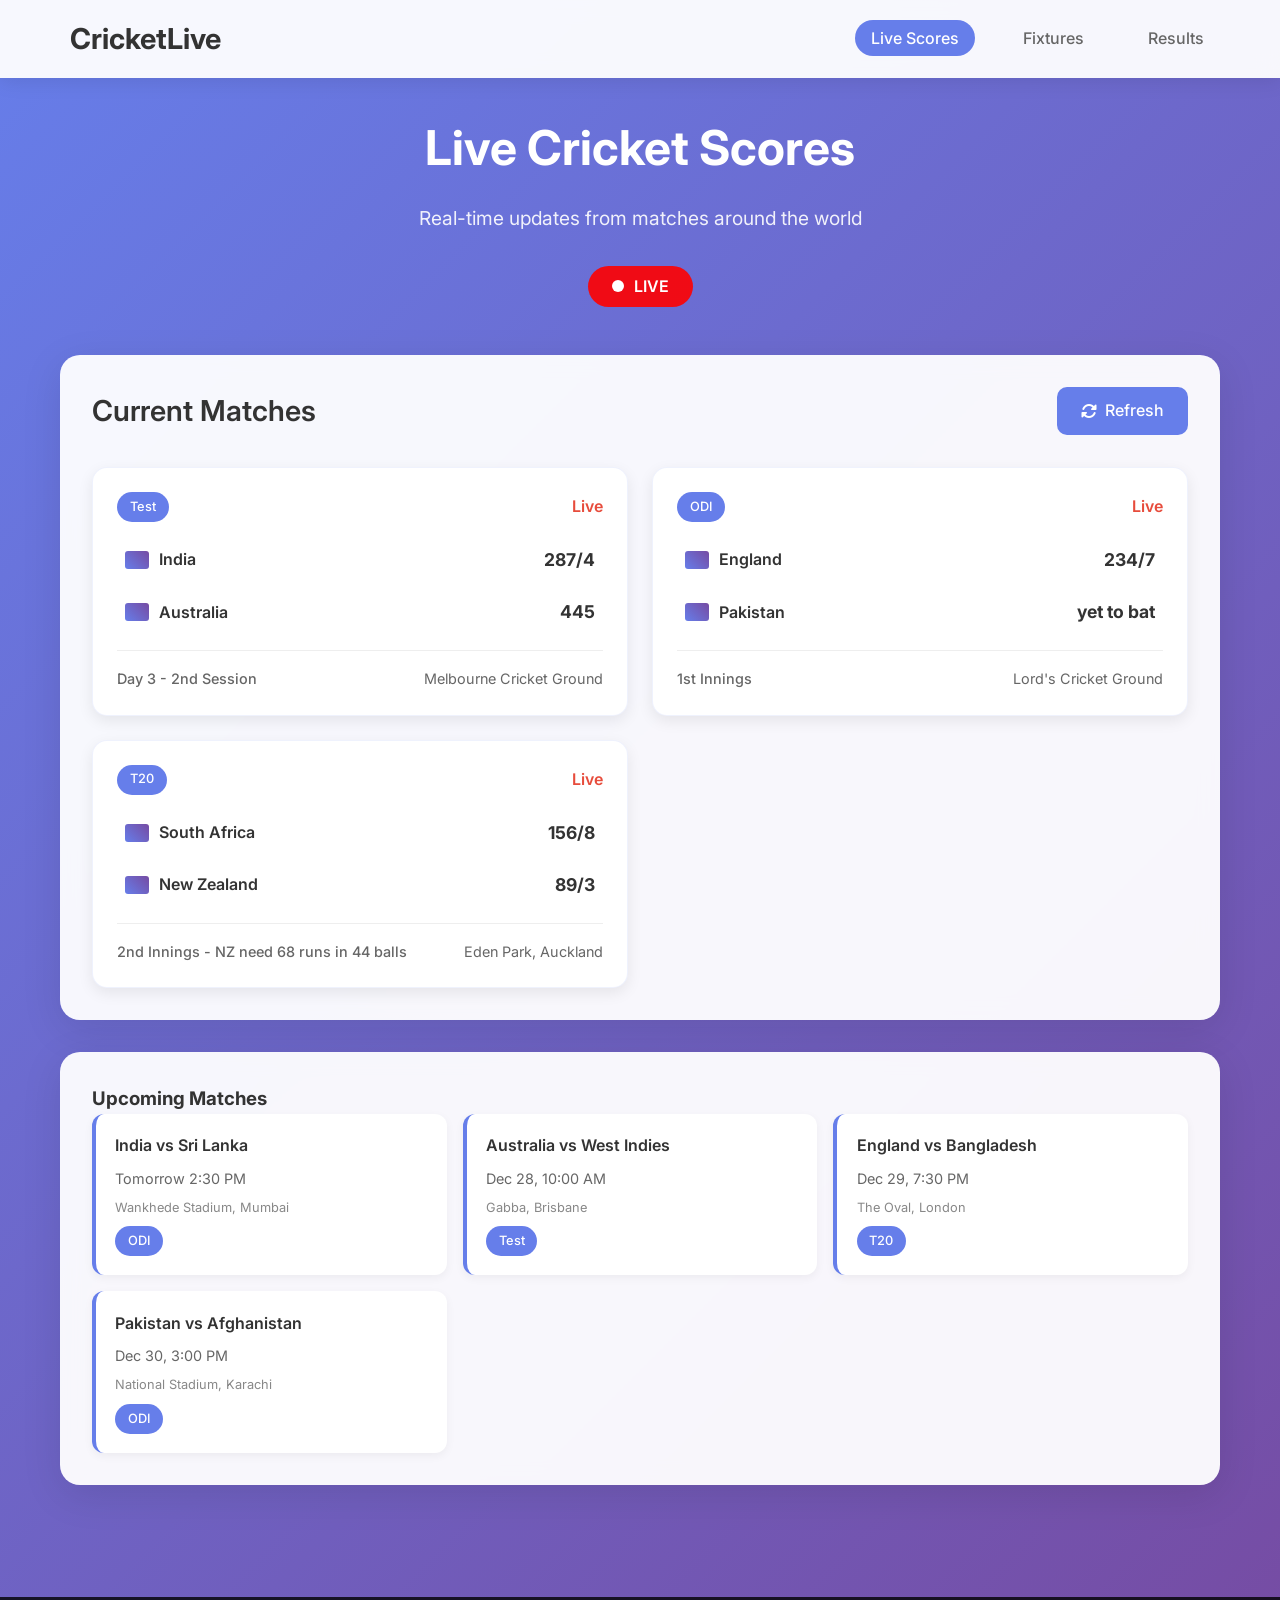
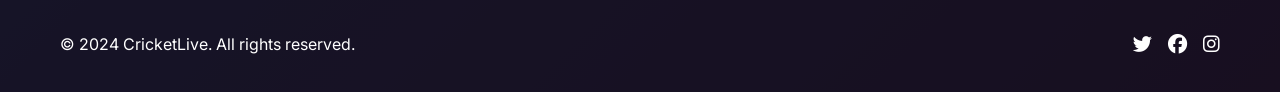
<file: index.html>
<!DOCTYPE html>
<html lang="en">
<head>
    <meta charset="UTF-8">
    <meta name="viewport" content="width=device-width, initial-scale=1.0">
    <title>Cricket Live Score - Real-time Updates</title>
    <link rel="stylesheet" href="style.css">
    <link href="https://fonts.googleapis.com/css2?family=Inter:wght@300;400;500;600;700&display=swap" rel="stylesheet">
    <link rel="stylesheet" href="https://cdnjs.cloudflare.com/ajax/libs/font-awesome/6.4.0/css/all.min.css">
</head>
<body>
    <header class="header">
        <div class="container">
            <div class="logo">
                <i class="fas fa-cricket"></i>
                <h1>CricketLive</h1>
            </div>
            <nav class="nav">
                <ul>
                    <li><a href="#live" class="active">Live Scores</a></li>
                    <li><a href="#fixtures">Fixtures</a></li>
                    <li><a href="#results">Results</a></li>
                </ul>
            </nav>
        </div>
    </header>

    <main class="main">
        <div class="container">
            <section class="hero">
                <h2>Live Cricket Scores</h2>
                <p>Real-time updates from matches around the world</p>
                <div class="live-indicator">
                    <span class="pulse"></span>
                    <span>LIVE</span>
                </div>
            </section>

            <section class="matches-section">
                <div class="section-header">
                    <h3>Current Matches</h3>
                    <div class="refresh-btn" onclick="refreshScores()">
                        <i class="fas fa-sync-alt"></i>
                        Refresh
                    </div>
                </div>
                
                <div class="matches-grid" id="matchesGrid">
                    <!-- Matches will be dynamically loaded here -->
                </div>
            </section>

            <section class="upcoming-section">
                <h3>Upcoming Matches</h3>
                <div class="upcoming-matches" id="upcomingMatches">
                    <!-- Upcoming matches will be loaded here -->
                </div>
            </section>
        </div>
    </main>

    <footer class="footer">
        <div class="container">
            <p>&copy; 2024 CricketLive. All rights reserved.</p>
            <div class="social-links">
                <a href="#"><i class="fab fa-twitter"></i></a>
                <a href="#"><i class="fab fa-facebook"></i></a>
                <a href="#"><i class="fab fa-instagram"></i></a>
            </div>
        </div>
    </footer>

    <!-- Match Detail Modal -->
    <div class="modal" id="matchModal">
        <div class="modal-content">
            <span class="close" onclick="closeModal()">&times;</span>
            <div class="modal-body" id="modalBody">
                <!-- Match details will be loaded here -->
            </div>
        </div>
    </div>

    <script src="script.js"></script>
</body>
</html>
</file>
<file: style.css>
/* Reset and base styles */
* {
    margin: 0;
    padding: 0;
    box-sizing: border-box;
}

body {
    font-family: 'Inter', sans-serif;
    line-height: 1.6;
    color: #333;
    background: linear-gradient(135deg, #667eea 0%, #764ba2 100%);
    min-height: 100vh;
}

.container {
    max-width: 1200px;
    margin: 0 auto;
    padding: 0 20px;
}

/* Header */
.header {
    background: rgba(255, 255, 255, 0.95);
    backdrop-filter: blur(10px);
    position: sticky;
    top: 0;
    z-index: 1000;
    box-shadow: 0 2px 20px rgba(0, 0, 0, 0.1);
}

.header .container {
    display: flex;
    justify-content: space-between;
    align-items: center;
    padding: 1rem 20px;
}

.logo {
    display: flex;
    align-items: center;
    gap: 10px;
    color: #667eea;
}

.logo i {
    font-size: 2rem;
}

.logo h1 {
    font-size: 1.8rem;
    font-weight: 700;
    color: #333;
}

.nav ul {
    display: flex;
    list-style: none;
    gap: 2rem;
}

.nav a {
    text-decoration: none;
    color: #666;
    font-weight: 500;
    padding: 0.5rem 1rem;
    border-radius: 25px;
    transition: all 0.3s ease;
}

.nav a:hover,
.nav a.active {
    background: #667eea;
    color: white;
}

/* Main content */
.main {
    padding: 2rem 0;
}

/* Hero section */
.hero {
    text-align: center;
    margin-bottom: 3rem;
    color: white;
}

.hero h2 {
    font-size: 3rem;
    margin-bottom: 1rem;
    font-weight: 700;
}

.hero p {
    font-size: 1.2rem;
    margin-bottom: 2rem;
    opacity: 0.9;
}

.live-indicator {
    display: inline-flex;
    align-items: center;
    gap: 10px;
    background: rgba(255, 0, 0, 0.9);
    padding: 0.5rem 1.5rem;
    border-radius: 25px;
    font-weight: 600;
    color: white;
    animation: glow 2s ease-in-out infinite alternate;
}

.pulse {
    width: 12px;
    height: 12px;
    background: white;
    border-radius: 50%;
    animation: pulse 1.5s ease-in-out infinite;
}

@keyframes pulse {
    0% { transform: scale(1); opacity: 1; }
    50% { transform: scale(1.3); opacity: 0.7; }
    100% { transform: scale(1); opacity: 1; }
}

@keyframes glow {
    from { box-shadow: 0 0 20px rgba(255, 0, 0, 0.5); }
    to { box-shadow: 0 0 30px rgba(255, 0, 0, 0.8); }
}

/* Sections */
.matches-section,
.upcoming-section {
    background: rgba(255, 255, 255, 0.95);
    backdrop-filter: blur(10px);
    border-radius: 20px;
    padding: 2rem;
    margin-bottom: 2rem;
    box-shadow: 0 10px 40px rgba(0, 0, 0, 0.1);
}

.section-header {
    display: flex;
    justify-content: space-between;
    align-items: center;
    margin-bottom: 2rem;
}

.section-header h3 {
    font-size: 1.8rem;
    color: #333;
    font-weight: 600;
}

.refresh-btn {
    display: flex;
    align-items: center;
    gap: 8px;
    background: #667eea;
    color: white;
    padding: 0.7rem 1.5rem;
    border-radius: 10px;
    cursor: pointer;
    transition: all 0.3s ease;
    font-weight: 500;
}

.refresh-btn:hover {
    background: #5a6fd8;
    transform: translateY(-2px);
}

.refresh-btn i {
    animation: none;
    transition: transform 0.3s ease;
}

.refresh-btn:hover i {
    transform: rotate(180deg);
}

/* Match cards */
.matches-grid {
    display: grid;
    grid-template-columns: repeat(auto-fit, minmax(350px, 1fr));
    gap: 1.5rem;
}

.match-card {
    background: white;
    border-radius: 15px;
    padding: 1.5rem;
    box-shadow: 0 5px 15px rgba(0, 0, 0, 0.08);
    border: 1px solid rgba(102, 126, 234, 0.1);
    transition: all 0.3s ease;
    cursor: pointer;
}

.match-card:hover {
    transform: translateY(-5px);
    box-shadow: 0 15px 30px rgba(0, 0, 0, 0.15);
}

.match-header {
    display: flex;
    justify-content: space-between;
    align-items: center;
    margin-bottom: 1rem;
}

.match-type {
    background: #667eea;
    color: white;
    padding: 0.3rem 0.8rem;
    border-radius: 15px;
    font-size: 0.8rem;
    font-weight: 500;
}

.match-status {
    font-weight: 600;
    color: #e74c3c;
}

.teams {
    margin-bottom: 1rem;
}

.team {
    display: flex;
    justify-content: space-between;
    align-items: center;
    margin-bottom: 0.5rem;
    padding: 0.5rem;
    border-radius: 8px;
    transition: background 0.3s ease;
}

.team:hover {
    background: #f8f9fa;
}

.team-name {
    display: flex;
    align-items: center;
    gap: 10px;
    font-weight: 600;
    color: #333;
}

.team-flag {
    width: 24px;
    height: 18px;
    border-radius: 3px;
    background: linear-gradient(45deg, #667eea, #764ba2);
}

.team-score {
    font-weight: 700;
    font-size: 1.1rem;
    color: #333;
}

.match-info {
    display: flex;
    justify-content: space-between;
    align-items: center;
    margin-top: 1rem;
    padding-top: 1rem;
    border-top: 1px solid #eee;
    font-size: 0.9rem;
    color: #666;
}

.current-info {
    font-weight: 500;
}

.winning-team {
    background: linear-gradient(135deg, #a8e6cf, #7fcdcd);
}

/* Upcoming matches */
.upcoming-matches {
    display: grid;
    grid-template-columns: repeat(auto-fit, minmax(280px, 1fr));
    gap: 1rem;
}

.upcoming-card {
    background: white;
    border-radius: 12px;
    padding: 1.2rem;
    box-shadow: 0 3px 10px rgba(0, 0, 0, 0.05);
    border-left: 4px solid #667eea;
    transition: all 0.3s ease;
}

.upcoming-card:hover {
    transform: translateX(5px);
    box-shadow: 0 5px 20px rgba(0, 0, 0, 0.1);
}

.upcoming-teams {
    font-weight: 600;
    margin-bottom: 0.5rem;
    color: #333;
}

.upcoming-time {
    color: #666;
    font-size: 0.9rem;
}

.upcoming-venue {
    color: #888;
    font-size: 0.8rem;
    margin-top: 0.5rem;
}

/* Modal */
.modal {
    display: none;
    position: fixed;
    z-index: 2000;
    left: 0;
    top: 0;
    width: 100%;
    height: 100%;
    background-color: rgba(0, 0, 0, 0.5);
    backdrop-filter: blur(5px);
}

.modal-content {
    background-color: white;
    margin: 5% auto;
    padding: 2rem;
    border-radius: 20px;
    width: 90%;
    max-width: 600px;
    max-height: 80vh;
    overflow-y: auto;
    position: relative;
    animation: modalSlideIn 0.3s ease;
}

@keyframes modalSlideIn {
    from { opacity: 0; transform: translateY(-50px); }
    to { opacity: 1; transform: translateY(0); }
}

.close {
    position: absolute;
    right: 1rem;
    top: 1rem;
    font-size: 2rem;
    font-weight: bold;
    cursor: pointer;
    color: #aaa;
    transition: color 0.3s ease;
}

.close:hover {
    color: #333;
}

/* Footer */
.footer {
    background: rgba(0, 0, 0, 0.8);
    color: white;
    text-align: center;
    padding: 2rem 0;
    margin-top: 3rem;
}

.footer .container {
    display: flex;
    justify-content: space-between;
    align-items: center;
}

.social-links {
    display: flex;
    gap: 1rem;
}

.social-links a {
    color: white;
    font-size: 1.2rem;
    transition: color 0.3s ease;
}

.social-links a:hover {
    color: #667eea;
}

/* Responsive design */
@media (max-width: 768px) {
    .header .container {
        flex-direction: column;
        gap: 1rem;
    }

    .nav ul {
        gap: 1rem;
    }

    .hero h2 {
        font-size: 2rem;
    }

    .matches-grid {
        grid-template-columns: 1fr;
    }

    .section-header {
        flex-direction: column;
        gap: 1rem;
        align-items: flex-start;
    }

    .footer .container {
        flex-direction: column;
        gap: 1rem;
    }

    .modal-content {
        margin: 10% auto;
        width: 95%;
        padding: 1.5rem;
    }
}

@media (max-width: 480px) {
    .container {
        padding: 0 15px;
    }

    .matches-section,
    .upcoming-section {
        padding: 1.5rem;
    }

    .match-card {
        padding: 1rem;
    }
}

/* Loading animation */
.loading {
    display: flex;
    justify-content: center;
    align-items: center;
    padding: 2rem;
}

.spinner {
    width: 40px;
    height: 40px;
    border: 4px solid #f3f3f3;
    border-top: 4px solid #667eea;
    border-radius: 50%;
    animation: spin 1s linear infinite;
}

@keyframes spin {
    0% { transform: rotate(0deg); }
    100% { transform: rotate(360deg); }
}
</file>
